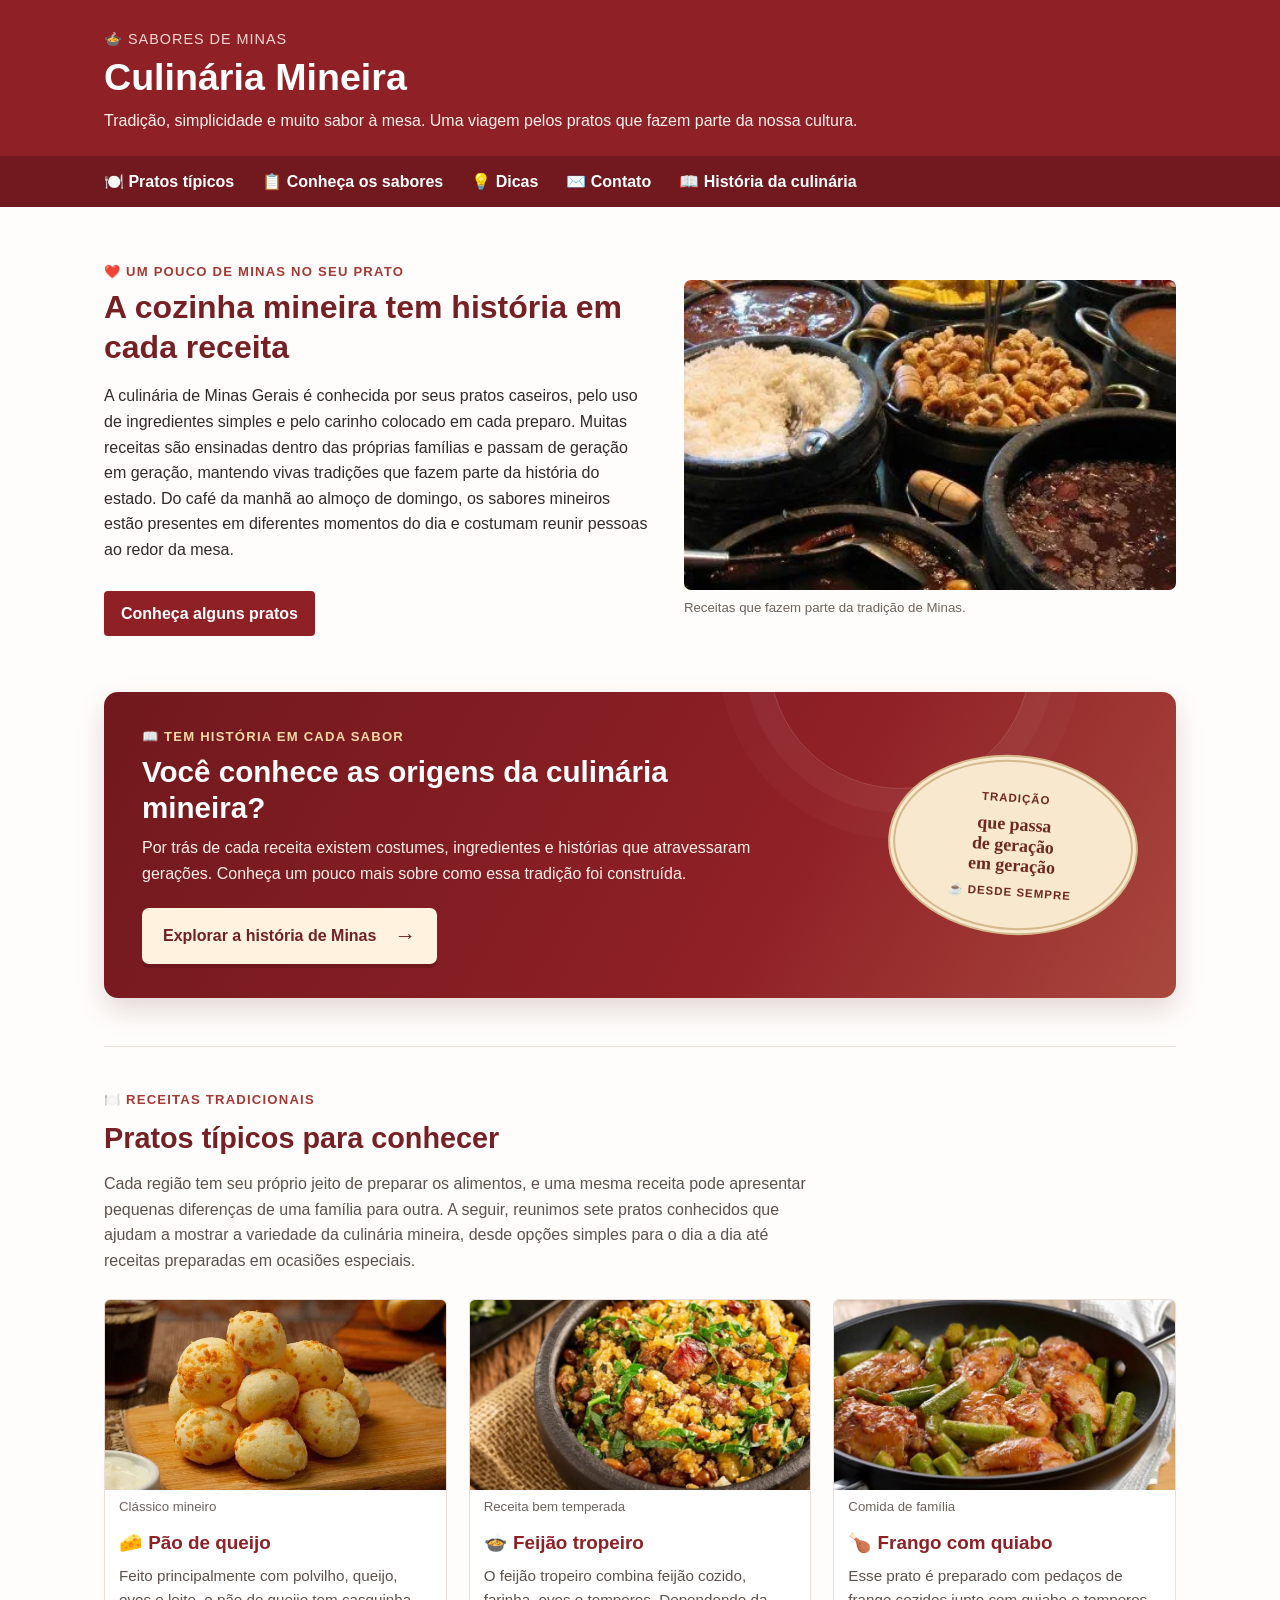
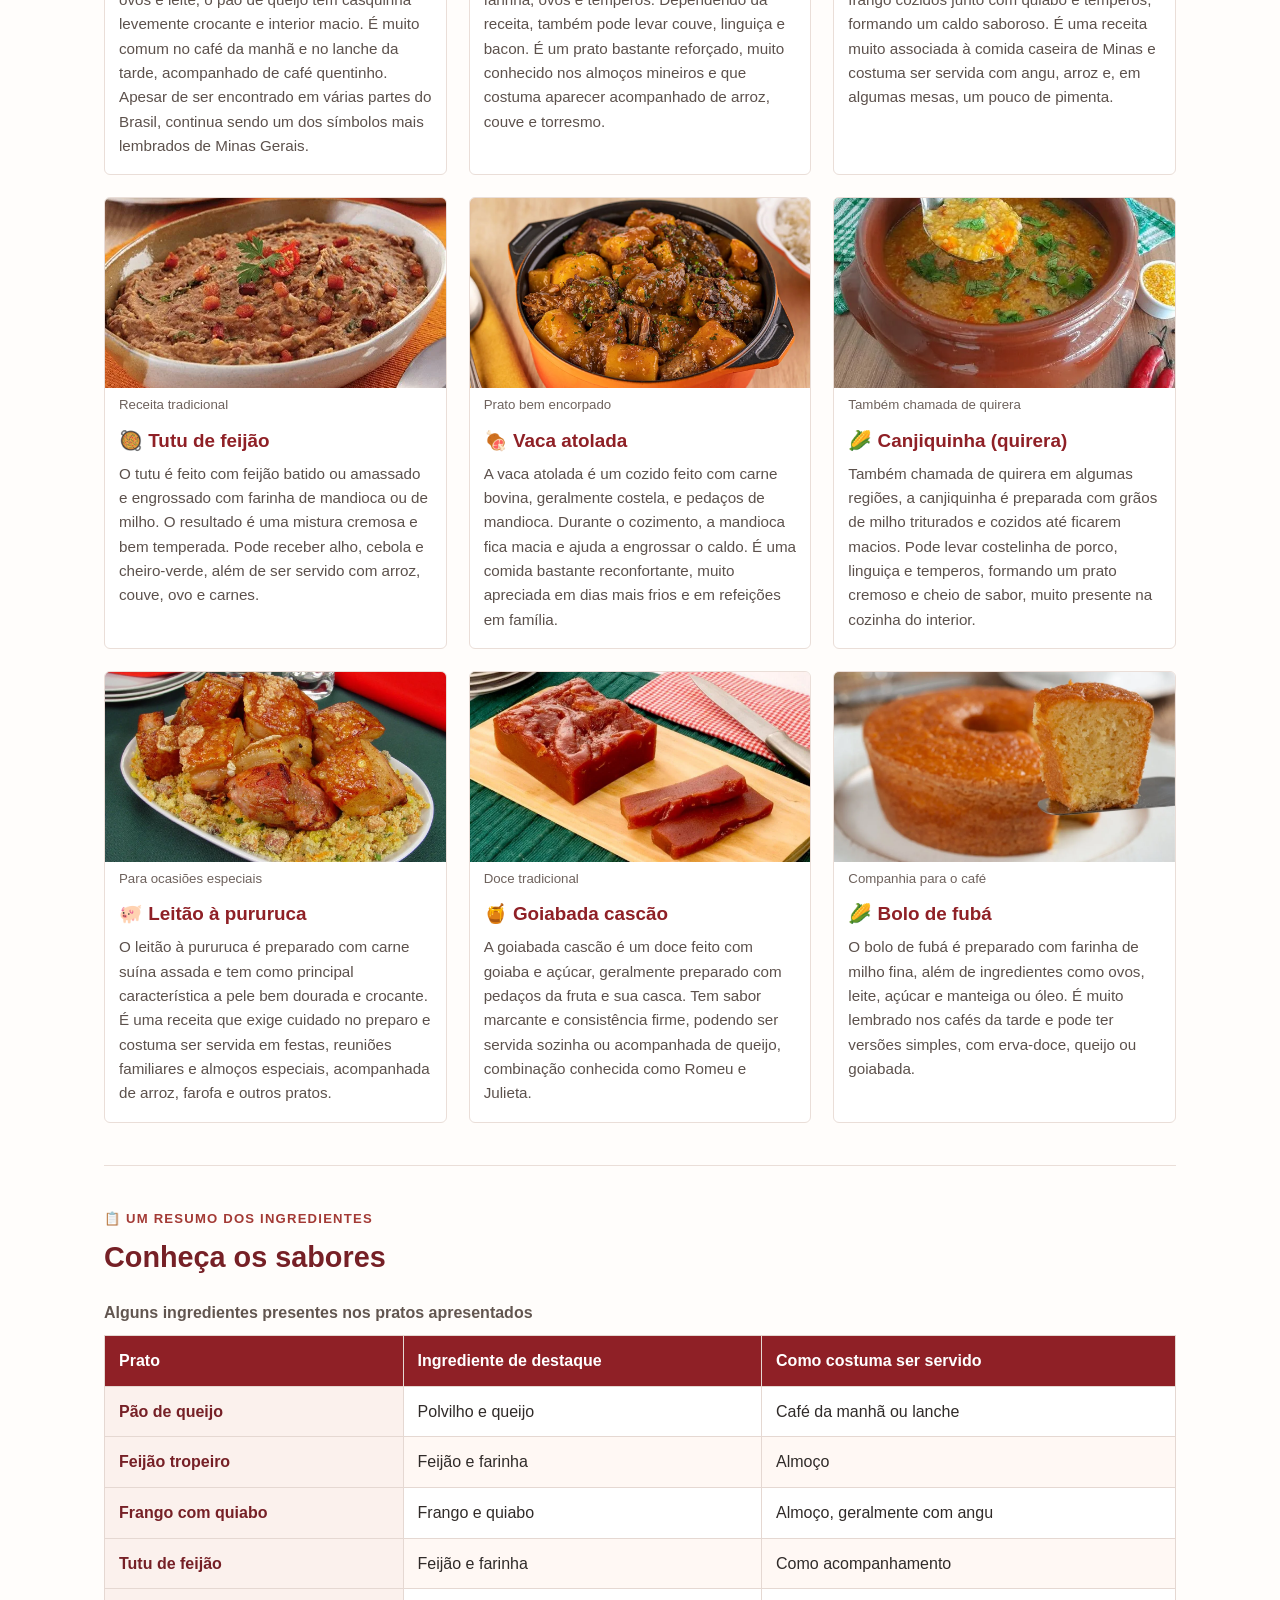
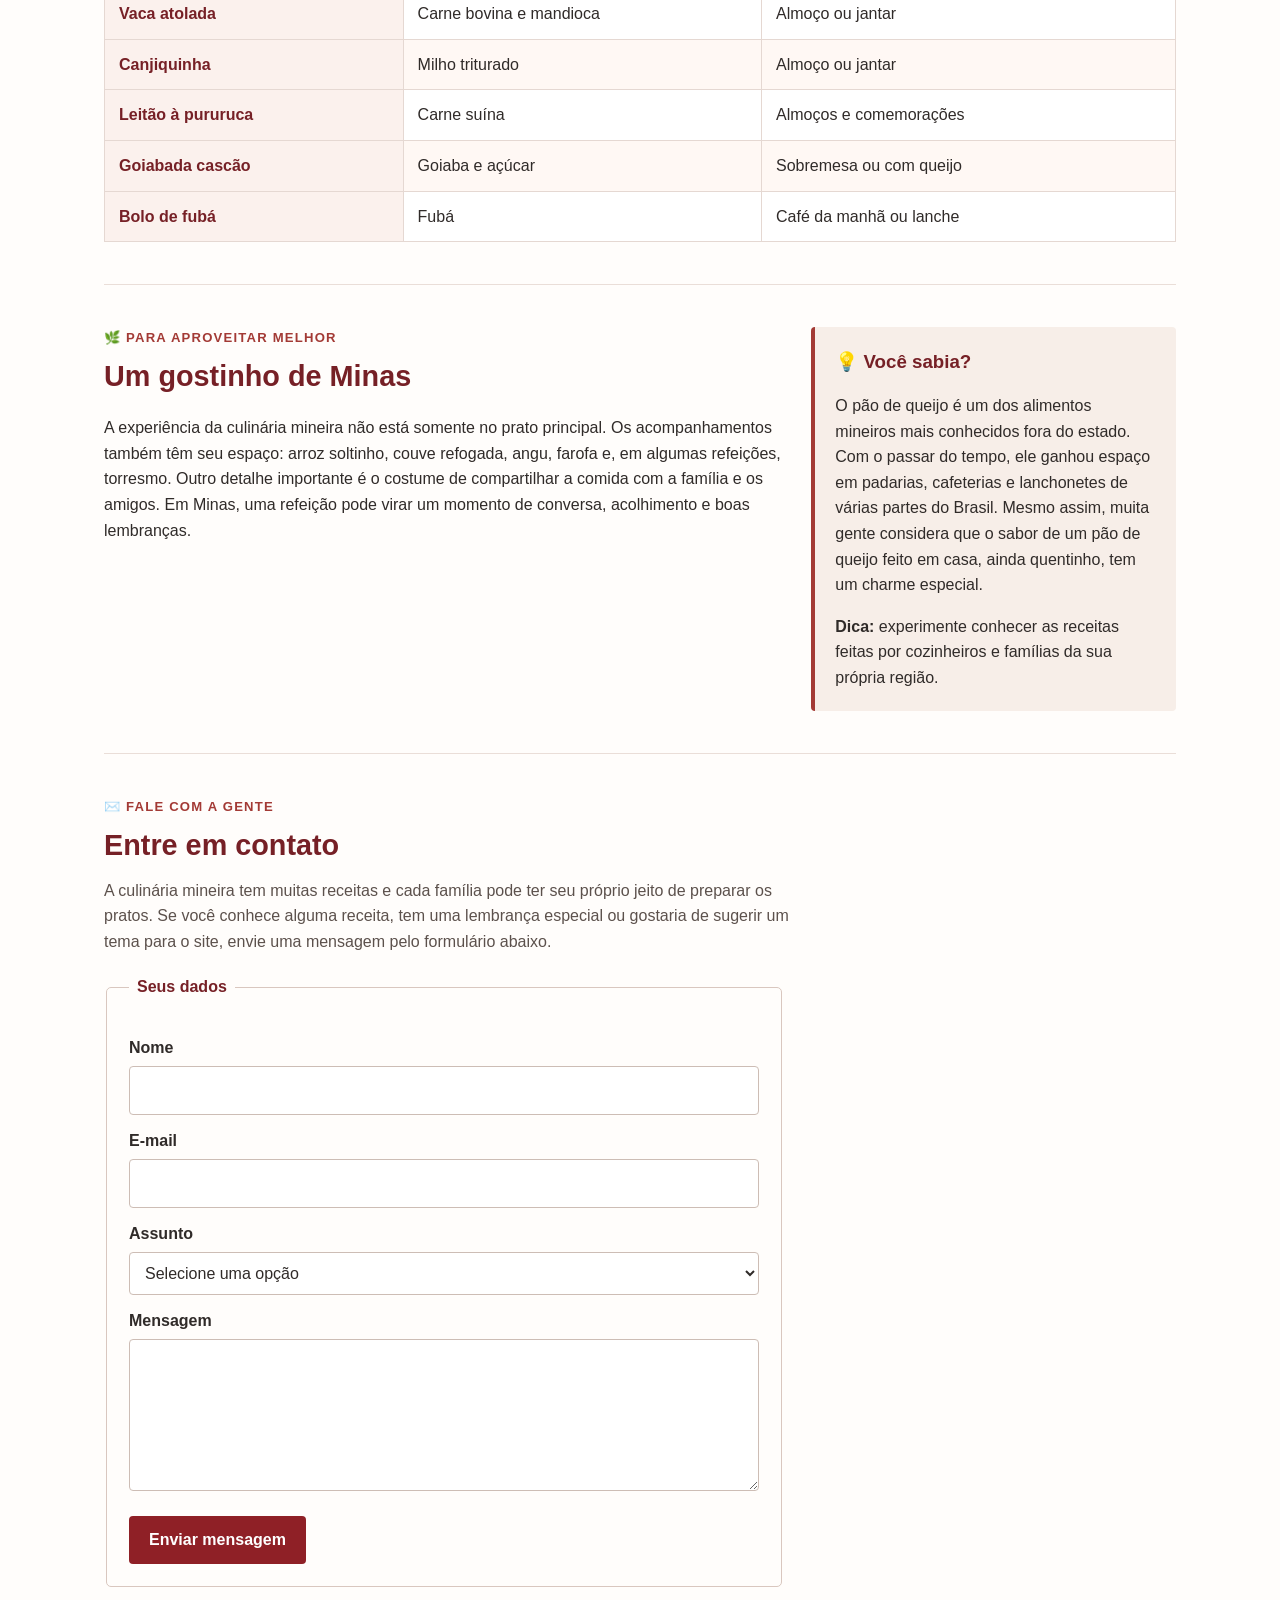
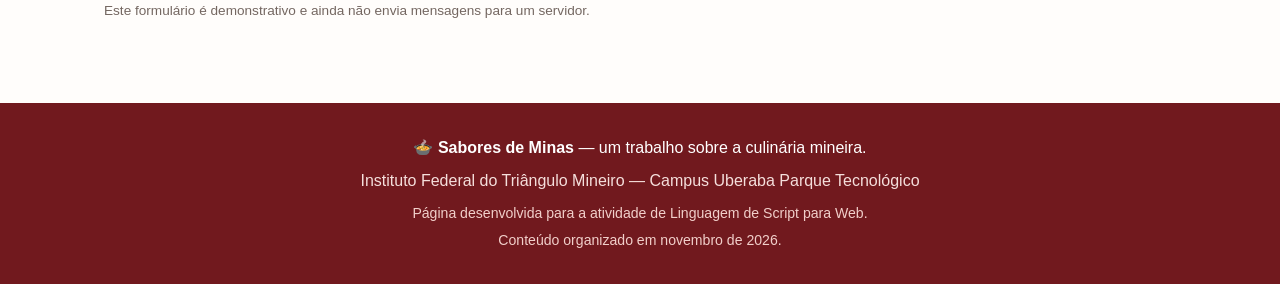
<file: index.html>
<!DOCTYPE html>
<html lang="pt-BR">
<head>
    <meta charset="UTF-8">
    <meta name="viewport" content="width=device-width, initial-scale=1.0">
    <title>Culinária Mineira: pratos típicos e receitas | Sabores de Minas</title>
    <meta name="description" content="Descubra a culinária mineira, pratos típicos e receitas tradicionais de Minas Gerais, com ingredientes, curiosidades e sabores que passam de geração em geração.">
    <link rel="canonical" href="https://speedlx.github.io/saboresdeminas/">
    <link rel="icon" type="image/svg+xml" href="favicon.svg">

    <meta property="og:type" content="website">
    <meta property="og:locale" content="pt_BR">
    <meta property="og:site_name" content="Sabores de Minas">
    <meta property="og:title" content="Culinária Mineira: pratos típicos e receitas | Sabores de Minas">
    <meta property="og:description" content="Conheça pratos típicos, receitas tradicionais e curiosidades sobre os sabores de Minas Gerais.">
    <meta property="og:url" content="https://speedlx.github.io/saboresdeminas/">
    <meta property="og:image" content="https://speedlx.github.io/saboresdeminas/imagens/og-sabores-de-minas.jpg">
    <meta property="og:image:width" content="1200">
    <meta property="og:image:height" content="630">
    <meta property="og:image:alt" content="Imagem de divulgação do site Sabores de Minas">
    <meta name="twitter:card" content="summary_large_image">

    <script type="application/ld+json">
    {
        "@context": "https://schema.org",
        "@type": "WebSite",
        "name": "Sabores de Minas",
        "url": "https://speedlx.github.io/saboresdeminas/",
        "description": "Site informativo sobre a culinária mineira, seus pratos típicos e receitas tradicionais.",
        "inLanguage": "pt-BR",
        "publisher": {
            "@type": "Organization",
            "name": "Sabores de Minas"
        }
    }
    </script>

    <link rel="stylesheet" href="style.css">
</head>
<body>
    <a class="pular" href="#conteudo">Pular para o conteúdo</a>

    <header class="topo">
        <div class="topo-conteudo">
            <p class="marca">🍲 Sabores de Minas</p>
            <h1>Culinária Mineira</h1>
            <p class="subtitulo">Tradição, simplicidade e muito sabor à mesa. Uma viagem pelos pratos que fazem parte da nossa cultura.</p>
        </div>
        <nav aria-label="Navegação principal">
            <ul>
                <li><a href="#pratos">🍽️ Pratos típicos</a></li>
                <li><a href="#conheca">📋 Conheça os sabores</a></li>
                <li><a href="#dicas">💡 Dicas</a></li>
                <li><a href="#contato">✉️ Contato</a></li>
                <li><a href="historia.html">📖 História da culinária</a></li>
            </ul>
        </nav>
    </header>

    <main id="conteudo">
        <section class="apresentacao" aria-labelledby="titulo-apresentacao">
            <div>
                <p class="chamada">❤️ Um pouco de Minas no seu prato</p>
                <h2 id="titulo-apresentacao">A cozinha mineira tem história em cada receita</h2>
                <p>
                    A culinária de Minas Gerais é conhecida por seus pratos caseiros,
                    pelo uso de ingredientes simples e pelo carinho colocado em cada preparo.
                    Muitas receitas são ensinadas dentro das próprias famílias e passam de
                    geração em geração, mantendo vivas tradições que fazem parte da história
                    do estado. Do café da manhã ao almoço de domingo, os sabores mineiros
                    estão presentes em diferentes momentos do dia e costumam reunir pessoas
                    ao redor da mesa.
                </p>
                <a class="link-destaque" href="#pratos">Conheça alguns pratos</a>
            </div>
            <figure class="foto-abertura">
                <img fetchpriority="high" src="imagens/mesa-mineira.webp"
                     alt="Mesa com diferentes pratos tradicionais da culinária mineira"
                     width="600" height="420">
                <figcaption>Receitas que fazem parte da tradição de Minas.</figcaption>
            </figure>
        </section>

        <section class="convite-historia" aria-labelledby="titulo-convite-historia">
            <div class="convite-texto">
                <p class="chamada">📖 Tem história em cada sabor</p>
                <h2 id="titulo-convite-historia">Você conhece as origens da culinária mineira?</h2>
                <p>Por trás de cada receita existem costumes, ingredientes e histórias que atravessaram gerações. Conheça um pouco mais sobre como essa tradição foi construída.</p>
                <a class="botao-historia" href="historia.html">
                    Explorar a história de Minas <span aria-hidden="true">→</span>
                </a>
            </div>
            <div class="convite-selo" aria-hidden="true">
                <span>Tradição</span>
                <strong>que passa<br>de geração<br>em geração</strong>
                <span>☕ Desde sempre</span>
            </div>
        </section>

        <section id="pratos" class="secao" aria-labelledby="titulo-pratos">
            <p class="chamada">🍽️ Receitas tradicionais</p>
            <h2 id="titulo-pratos">Pratos típicos para conhecer</h2>
            <p class="introducao">
                Cada região tem seu próprio jeito de preparar os alimentos, e uma mesma receita pode apresentar pequenas diferenças de uma família para outra. A seguir, reunimos sete pratos conhecidos que ajudam a mostrar a variedade da culinária mineira, desde opções simples para o dia a dia até receitas preparadas em ocasiões especiais.
            </p>

            <div class="grade-pratos">
                <article class="prato">
                    <figure>
                        <img loading="lazy" decoding="async" src="imagens/pao-de-queijo.webp"
                             alt="Pães de queijo dourados servidos em um prato"
                             width="400" height="280">
                        <figcaption>Clássico mineiro</figcaption>
                    </figure>
                    <div class="texto-prato">
                        <h3>🧀 Pão de queijo</h3>
                        <p>Feito principalmente com polvilho, queijo, ovos e leite, o pão de queijo tem casquinha levemente crocante e interior macio. É muito comum no café da manhã e no lanche da tarde, acompanhado de café quentinho. Apesar de ser encontrado em várias partes do Brasil, continua sendo um dos símbolos mais lembrados de Minas Gerais.</p>
                    </div>
                </article>

                <article class="prato">
                    <figure>
                        <img loading="lazy" decoding="async" src="imagens/feijao-tropeiro.webp"
                             alt="Porção de feijão tropeiro com farinha, ovos e couve"
                             width="400" height="280">
                        <figcaption>Receita bem temperada</figcaption>
                    </figure>
                    <div class="texto-prato">
                        <h3>🍲 Feijão tropeiro</h3>
                        <p>O feijão tropeiro combina feijão cozido, farinha, ovos e temperos. Dependendo da receita, também pode levar couve, linguiça e bacon. É um prato bastante reforçado, muito conhecido nos almoços mineiros e que costuma aparecer acompanhado de arroz, couve e torresmo.</p>
                    </div>
                </article>

                <article class="prato">
                    <figure>
                        <img loading="lazy" decoding="async" src="imagens/frango-com-quiabo.webp"
                             alt="Frango ensopado com quiabo servido em uma travessa"
                             width="400" height="280">
                        <figcaption>Comida de família</figcaption>
                    </figure>
                    <div class="texto-prato">
                        <h3>🍗 Frango com quiabo</h3>
                        <p>Esse prato é preparado com pedaços de frango cozidos junto com quiabo e temperos, formando um caldo saboroso. É uma receita muito associada à comida caseira de Minas e costuma ser servida com angu, arroz e, em algumas mesas, um pouco de pimenta.</p>
                    </div>
                </article>

                <article class="prato">
                    <figure>
                        <img loading="lazy" decoding="async" src="imagens/tutu-de-feijao.webp"
                             alt="Tutu de feijão cremoso acompanhado de couve e ovo"
                             width="400" height="280">
                        <figcaption>Receita tradicional</figcaption>
                    </figure>
                    <div class="texto-prato">
                        <h3>🥘 Tutu de feijão</h3>
                        <p>O tutu é feito com feijão batido ou amassado e engrossado com farinha de mandioca ou de milho. O resultado é uma mistura cremosa e bem temperada. Pode receber alho, cebola e cheiro-verde, além de ser servido com arroz, couve, ovo e carnes.</p>
                    </div>
                </article>

                <article class="prato">
                    <figure>
                        <img loading="lazy" decoding="async" src="imagens/vaca-atolada.webp"
                             alt="Vaca atolada com pedaços de mandioca e carne bovina"
                             width="400" height="280">
                        <figcaption>Prato bem encorpado</figcaption>
                    </figure>
                    <div class="texto-prato">
                        <h3>🍖 Vaca atolada</h3>
                        <p>A vaca atolada é um cozido feito com carne bovina, geralmente costela, e pedaços de mandioca. Durante o cozimento, a mandioca fica macia e ajuda a engrossar o caldo. É uma comida bastante reconfortante, muito apreciada em dias mais frios e em refeições em família.</p>
                    </div>
                </article>

                <article class="prato">
                    <figure>
                        <img loading="lazy" decoding="async" src="imagens/canjiquinha-quirera.webp"
                             alt="Canjiquinha de milho cozida com temperos e pedaços de carne"
                             width="400" height="280">
                        <figcaption>Também chamada de quirera</figcaption>
                    </figure>
                    <div class="texto-prato">
                        <h3>🌽 Canjiquinha (quirera)</h3>
                        <p>Também chamada de quirera em algumas regiões, a canjiquinha é preparada com grãos de milho triturados e cozidos até ficarem macios. Pode levar costelinha de porco, linguiça e temperos, formando um prato cremoso e cheio de sabor, muito presente na cozinha do interior.</p>
                    </div>
                </article>

                <article class="prato">
                    <figure>
                        <img loading="lazy" decoding="async" src="imagens/leitao-a-pururuca.webp"
                             alt="Leitão assado com pele dourada e crocante à pururuca"
                             width="400" height="280">
                        <figcaption>Para ocasiões especiais</figcaption>
                    </figure>
                    <div class="texto-prato">
                        <h3>🐖 Leitão à pururuca</h3>
                        <p>O leitão à pururuca é preparado com carne suína assada e tem como principal característica a pele bem dourada e crocante. É uma receita que exige cuidado no preparo e costuma ser servida em festas, reuniões familiares e almoços especiais, acompanhada de arroz, farofa e outros pratos.</p>
                    </div>
                </article>

                <article class="prato">
                    <figure>
                        <img loading="lazy" decoding="async" src="imagens/goiabada-cascao.webp"
                            alt="Pedaços de goiabada cascão servidos em um prato"
                            width="400" height="280">
                        <figcaption>Doce tradicional</figcaption>
                    </figure>
                    <div class="texto-prato">
                        <h3>🍯 Goiabada cascão</h3>
                        <p>A goiabada cascão é um doce feito com goiaba e açúcar, geralmente preparado com pedaços da fruta e sua casca. Tem sabor marcante e consistência firme, podendo ser servida sozinha ou acompanhada de queijo, combinação conhecida como Romeu e Julieta.</p>
                    </div>
                </article>

                <article class="prato">
                    <figure>
                        <img loading="lazy" decoding="async" src="imagens/bolo-de-fuba.webp"
                            alt="Bolo de fubá caseiro cortado em fatias sobre uma mesa"
                            width="400" height="280">
                        <figcaption>Companhia para o café</figcaption>
                    </figure>
                    <div class="texto-prato">
                        <h3>🌽 Bolo de fubá</h3>
                        <p>O bolo de fubá é preparado com farinha de milho fina, além de ingredientes como ovos, leite, açúcar e manteiga ou óleo. É muito lembrado nos cafés da tarde e pode ter versões simples, com erva-doce, queijo ou goiabada.</p>
                    </div>
                </article>
            </div>
        </section>

        <section id="conheca" class="secao" aria-labelledby="titulo-tabela">
            <p class="chamada">📋 Um resumo dos ingredientes</p>
            <h2 id="titulo-tabela">Conheça os sabores</h2>
            <div class="tabela-rolagem">
                <table>
                    <caption>Alguns ingredientes presentes nos pratos apresentados</caption>
                    <thead>
                        <tr>
                            <th scope="col">Prato</th>
                            <th scope="col">Ingrediente de destaque</th>
                            <th scope="col">Como costuma ser servido</th>
                        </tr>
                    </thead>
                    <tbody>
                        <tr>
                            <th scope="row">Pão de queijo</th>
                            <td>Polvilho e queijo</td>
                            <td>Café da manhã ou lanche</td>
                        </tr>
                        <tr>
                            <th scope="row">Feijão tropeiro</th>
                            <td>Feijão e farinha</td>
                            <td>Almoço</td>
                        </tr>
                        <tr>
                            <th scope="row">Frango com quiabo</th>
                            <td>Frango e quiabo</td>
                            <td>Almoço, geralmente com angu</td>
                        </tr>
                        <tr>
                            <th scope="row">Tutu de feijão</th>
                            <td>Feijão e farinha</td>
                            <td>Como acompanhamento</td>
                        </tr>
                        <tr>
                            <th scope="row">Vaca atolada</th>
                            <td>Carne bovina e mandioca</td>
                            <td>Almoço ou jantar</td>
                        </tr>
                        <tr>
                            <th scope="row">Canjiquinha</th>
                            <td>Milho triturado</td>
                            <td>Almoço ou jantar</td>
                        </tr>
                        <tr>
                            <th scope="row">Leitão à pururuca</th>
                            <td>Carne suína</td>
                            <td>Almoços e comemorações</td>
                        </tr>
                        <tr>
                            <th scope="row">Goiabada cascão</th>
                            <td>Goiaba e açúcar</td>
                            <td>Sobremesa ou com queijo</td>
                        </tr>
                        <tr>
                            <th scope="row">Bolo de fubá</th>
                            <td>Fubá</td>
                            <td>Café da manhã ou lanche</td>
                        </tr>
                    </tbody>
                </table>
            </div>
        </section>

        <section id="dicas" class="secao dicas" aria-labelledby="titulo-dicas">
            <div>
                <p class="chamada">🌿 Para aproveitar melhor</p>
                <h2 id="titulo-dicas">Um gostinho de Minas</h2>
                <p>
                    A experiência da culinária mineira não está somente no prato principal.
                    Os acompanhamentos também têm seu espaço: arroz soltinho, couve refogada,
                    angu, farofa e, em algumas refeições, torresmo. Outro detalhe importante
                    é o costume de compartilhar a comida com a família e os amigos. Em Minas,
                    uma refeição pode virar um momento de conversa, acolhimento e boas lembranças.
                </p>
            </div>
            <aside aria-labelledby="titulo-curiosidade">
                <h3 id="titulo-curiosidade">💡 Você sabia?</h3>
                <p>
                    O pão de queijo é um dos alimentos mineiros mais conhecidos
                    fora do estado. Com o passar do tempo, ele ganhou espaço em
                    padarias, cafeterias e lanchonetes de várias partes do Brasil.
                    Mesmo assim, muita gente considera que o sabor de um pão de queijo
                    feito em casa, ainda quentinho, tem um charme especial.
                </p>
                <p><strong>Dica:</strong> experimente conhecer as receitas feitas
                por cozinheiros e famílias da sua própria região.</p>
            </aside>
        </section>

        <section id="contato" class="secao" aria-labelledby="titulo-contato">
            <p class="chamada">✉️ Fale com a gente</p>
            <h2 id="titulo-contato">Entre em contato</h2>
            <p class="introducao">A culinária mineira tem muitas receitas e cada família pode ter seu próprio jeito de preparar os pratos. Se você conhece alguma receita, tem uma lembrança especial ou gostaria de sugerir um tema para o site, envie uma mensagem pelo formulário abaixo.</p>

            <form action="#" method="post">
                <fieldset>
                    <legend>Seus dados</legend>

                    <label for="nome">Nome</label>
                    <input type="text" id="nome" name="nome" autocomplete="name" required>

                    <label for="email">E-mail</label>
                    <input type="email" id="email" name="email" autocomplete="email" required>

                    <label for="assunto">Assunto</label>
                    <select id="assunto" name="assunto">
                        <option value="">Selecione uma opção</option>
                        <option value="sugestao">Sugestão de receita</option>
                        <option value="duvida">Dúvida</option>
                        <option value="outro">Outro assunto</option>
                    </select>

                    <label for="mensagem">Mensagem</label>
                    <textarea id="mensagem" name="mensagem" rows="5" required></textarea>

                    <button type="submit">Enviar mensagem</button>
                </fieldset>
            </form>
            <p class="aviso-formulario">Este formulário é demonstrativo e ainda não envia mensagens para um servidor.</p>
        </section>
    </main>

    <footer class="rodape">
        <p><strong>🍲 Sabores de Minas</strong> — um trabalho sobre a culinária mineira.</p>
        <address>
            Instituto Federal do Triângulo Mineiro — Campus Uberaba Parque Tecnológico
        </address>
        <p class="creditos">Página desenvolvida para a atividade de Linguagem de Script para Web.</p>
        <p class="data-atualizacao">Conteúdo organizado em <time datetime="2026-11-16">novembro de 2026</time>.</p>
    </footer>
</body>
</html>
</file>
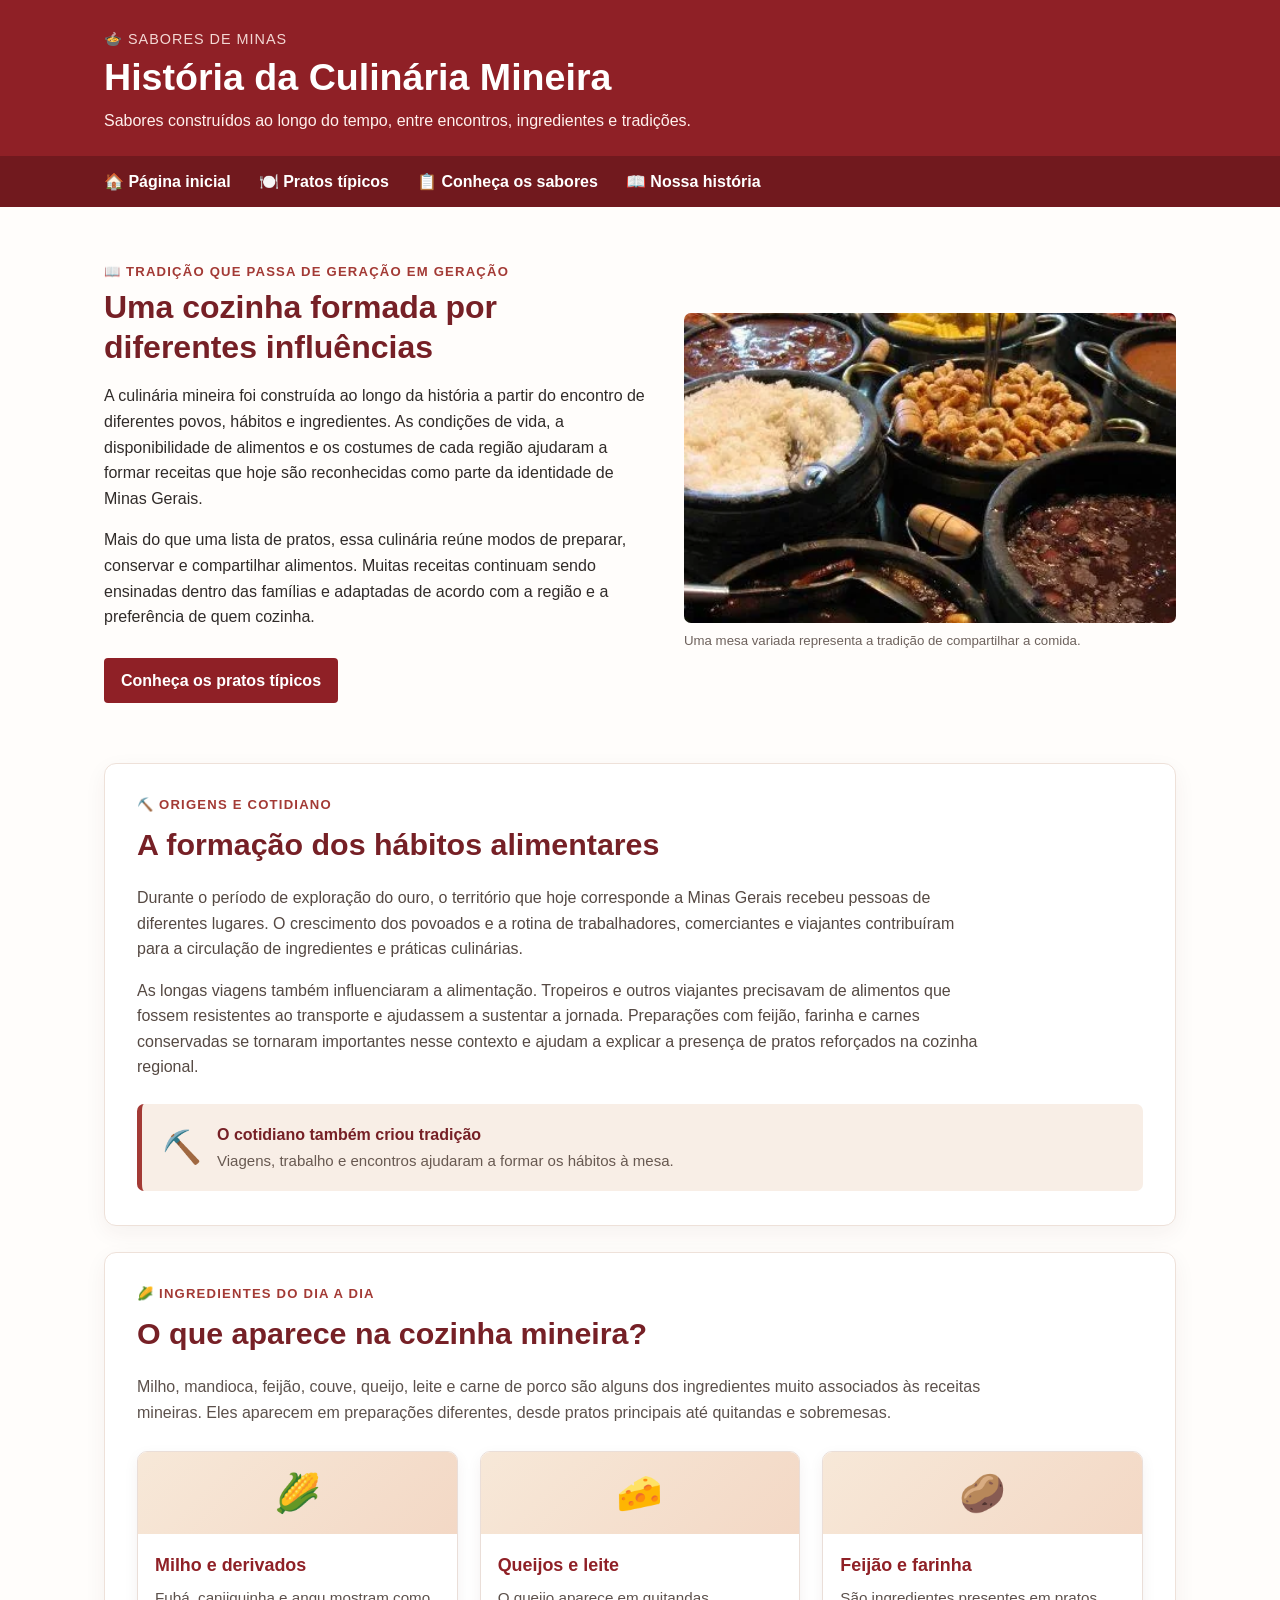
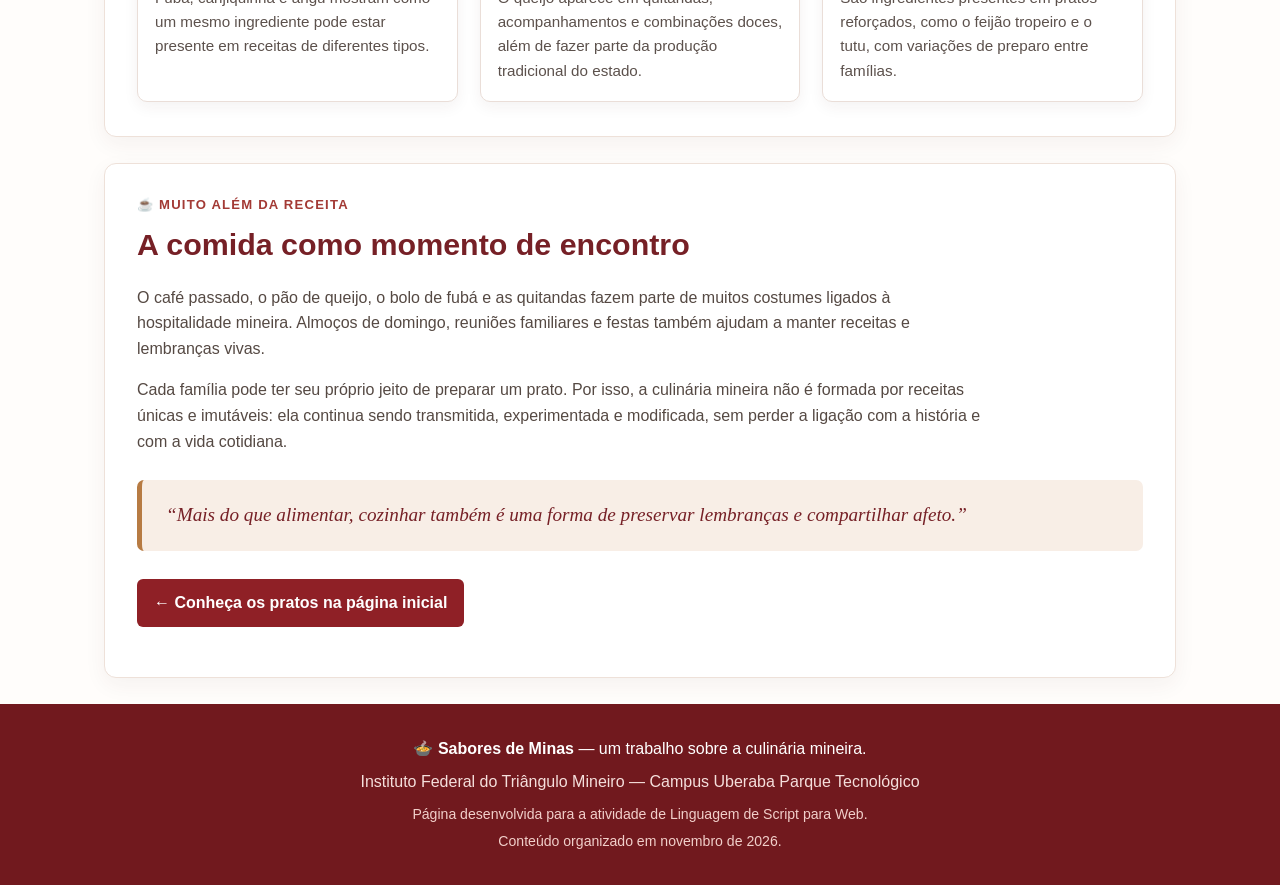
<file: historia.html>
<!DOCTYPE html>
<html lang="pt-BR">
<head>
    <meta charset="UTF-8">
    <meta name="viewport" content="width=device-width, initial-scale=1.0">
    <title>História da Culinária Mineira e suas Origens | Sabores de Minas</title>
    <meta name="description" content="Conheça a história da culinária mineira, a origem da comida de Minas Gerais, seus ingredientes e tradições gastronômicas transmitidas entre gerações.">
    <link rel="canonical" href="https://speedlx.github.io/saboresdeminas/historia.html">
    <link rel="icon" type="image/svg+xml" href="favicon.svg">

    <meta property="og:type" content="article">
    <meta property="og:locale" content="pt_BR">
    <meta property="og:site_name" content="Sabores de Minas">
    <meta property="og:title" content="História da Culinária Mineira e suas Origens | Sabores de Minas">
    <meta property="og:description" content="Entenda as influências, os ingredientes e os costumes que formaram a culinária de Minas Gerais.">
    <meta property="og:url" content="https://speedlx.github.io/saboresdeminas/historia.html">
    <meta property="og:image" content="https://speedlx.github.io/saboresdeminas/imagens/og-sabores-de-minas.jpg">
    <meta property="og:image:width" content="1200">
    <meta property="og:image:height" content="630">
    <meta property="og:image:alt" content="Imagem de divulgação do site Sabores de Minas">
    <meta name="twitter:card" content="summary_large_image">

    <script type="application/ld+json">
    {
        "@context": "https://schema.org",
        "@type": "Article",
        "headline": "História da culinária mineira",
        "description": "Um panorama das influências, dos ingredientes e dos costumes da culinária de Minas Gerais.",
        "mainEntityOfPage": {
            "@type": "WebPage",
            "@id": "https://speedlx.github.io/saboresdeminas/historia.html"
        },
        "author": {
            "@type": "Organization",
            "name": "Sabores de Minas"
        },
        "publisher": {
            "@type": "Organization",
            "name": "Sabores de Minas"
        },
        "inLanguage": "pt-BR",
        "about": {
            "@type": "Thing",
            "name": "História da culinária mineira"
        }
    }
    </script>

    <link rel="stylesheet" href="style.css">
</head>

<body>

    <a class="pular" href="#conteudo">Pular para o conteúdo</a>

    <header class="topo">
        <div class="topo-conteudo">
            <p class="marca">🍲 Sabores de Minas</p>

            <h1>História da Culinária Mineira</h1>

            <p class="subtitulo">
                Sabores construídos ao longo do tempo, entre encontros,
                ingredientes e tradições.
            </p>
        </div>

        <nav aria-label="Navegação principal">
            <ul>
                <li><a href="index.html">🏠 Página inicial</a></li>
                <li><a href="index.html#pratos">🍽️ Pratos típicos</a></li>
                <li><a href="index.html#conheca">📋 Conheça os sabores</a></li>
                <li><a href="historia.html" aria-current="page">📖 Nossa história</a></li>
            </ul>
        </nav>
    </header>

    <main id="conteudo">

        <section class="apresentacao" aria-labelledby="titulo-apresentacao">
            <div>
                <p class="chamada">📖 Tradição que passa de geração em geração</p>

                <h2 id="titulo-apresentacao">
                    Uma cozinha formada por diferentes influências
                </h2>

                <p>
                    A culinária mineira foi construída ao longo da história
                    a partir do encontro de diferentes povos, hábitos e
                    ingredientes. As condições de vida, a disponibilidade
                    de alimentos e os costumes de cada região ajudaram a
                    formar receitas que hoje são reconhecidas como parte
                    da identidade de Minas Gerais.
                </p>

                <p>
                    Mais do que uma lista de pratos, essa culinária reúne
                    modos de preparar, conservar e compartilhar alimentos.
                    Muitas receitas continuam sendo ensinadas dentro das
                    famílias e adaptadas de acordo com a região e a
                    preferência de quem cozinha.
                </p>

                <a class="link-destaque" href="index.html#pratos">
                    Conheça os pratos típicos
                </a>
            </div>

            <figure class="foto-abertura">
                <img fetchpriority="high"
                    src="imagens/mesa-mineira.webp"
                    alt="Mesa com diferentes pratos tradicionais da culinária mineira"
                    width="600"
                    height="420"
                >
                <figcaption>
                    Uma mesa variada representa a tradição de compartilhar a comida.
                </figcaption>
            </figure>
        </section>

        <section class="secao historia-conteudo bloco-historia" aria-labelledby="titulo-origens">

            <p class="chamada">⛏️ Origens e cotidiano</p>

            <h2 id="titulo-origens">A formação dos hábitos alimentares</h2>

            <div class="texto-historia-longo">
                <p>
                    Durante o período de exploração do ouro, o território que
                    hoje corresponde a Minas Gerais recebeu pessoas de
                    diferentes lugares. O crescimento dos povoados e a rotina
                    de trabalhadores, comerciantes e viajantes contribuíram
                    para a circulação de ingredientes e práticas culinárias.
                </p>

                <p>
                    As longas viagens também influenciaram a alimentação.
                    Tropeiros e outros viajantes precisavam de alimentos que
                    fossem resistentes ao transporte e ajudassem a sustentar
                    a jornada. Preparações com feijão, farinha e carnes
                    conservadas se tornaram importantes nesse contexto e
                    ajudam a explicar a presença de pratos reforçados na
                    cozinha regional.
                </p>
            </div>
            <div class="destaque-historia">
                <span class="destaque-icone" aria-hidden="true">⛏️</span>
                <strong>O cotidiano também criou tradição</strong>
                <span>Viagens, trabalho e encontros ajudaram a formar os hábitos à mesa.</span>
            </div>

        </section>

        <section class="secao historia-conteudo bloco-historia ingredientes-historia" aria-labelledby="titulo-ingredientes">

            <p class="chamada">🌽 Ingredientes do dia a dia</p>

            <h2 id="titulo-ingredientes">O que aparece na cozinha mineira?</h2>

            <p>
                Milho, mandioca, feijão, couve, queijo, leite e carne de
                porco são alguns dos ingredientes muito associados às
                receitas mineiras. Eles aparecem em preparações diferentes,
                desde pratos principais até quitandas e sobremesas.
            </p>

            <div class="grade-pratos cards-ingredientes">

                <article class="prato">
                    <div class="icone-ingrediente" aria-hidden="true">🌽</div>
                    <div class="texto-prato">
                        <h3>Milho e derivados</h3>
                        <p>
                            Fubá, canjiquinha e angu mostram como um mesmo
                            ingrediente pode estar presente em receitas
                            de diferentes tipos.
                        </p>
                    </div>
                </article>

                <article class="prato">
                    <div class="icone-ingrediente" aria-hidden="true">🧀</div>
                    <div class="texto-prato">
                        <h3>Queijos e leite</h3>
                        <p>
                            O queijo aparece em quitandas, acompanhamentos
                            e combinações doces, além de fazer parte da
                            produção tradicional do estado.
                        </p>
                    </div>
                </article>

                <article class="prato">
                    <div class="icone-ingrediente" aria-hidden="true">🥔</div>
                    <div class="texto-prato">
                        <h3>Feijão e farinha</h3>
                        <p>
                            São ingredientes presentes em pratos reforçados,
                            como o feijão tropeiro e o tutu, com variações
                            de preparo entre famílias.
                        </p>
                    </div>
                </article>

            </div>
        </section>

        <section class="secao historia-conteudo bloco-historia costumes-historia" aria-labelledby="titulo-costumes">

            <p class="chamada">☕ Muito além da receita</p>

            <h2 id="titulo-costumes">A comida como momento de encontro</h2>

            <div class="texto-historia-longo">
                <p>
                    O café passado, o pão de queijo, o bolo de fubá e as
                    quitandas fazem parte de muitos costumes ligados à
                    hospitalidade mineira. Almoços de domingo, reuniões
                    familiares e festas também ajudam a manter receitas
                    e lembranças vivas.
                </p>

                <p>
                    Cada família pode ter seu próprio jeito de preparar um
                    prato. Por isso, a culinária mineira não é formada por
                    receitas únicas e imutáveis: ela continua sendo
                    transmitida, experimentada e modificada, sem perder
                    a ligação com a história e com a vida cotidiana.
                </p>
            </div>
            <blockquote class="frase-tradicao">
                “Mais do que alimentar, cozinhar também é uma forma de preservar lembranças e compartilhar afeto.”
            </blockquote>

            <p class="voltar-inicio">
                <a href="index.html">
                    ← Conheça os pratos na página inicial
                </a>
            </p>

        </section>

    </main>

    <footer class="rodape">
        <p>
            <strong>🍲 Sabores de Minas</strong> —
            um trabalho sobre a culinária mineira.
        </p>

        <address>
            Instituto Federal do Triângulo Mineiro —
            Campus Uberaba Parque Tecnológico
        </address>

        <p class="creditos">
            Página desenvolvida para a atividade de Linguagem de Script para Web.
        </p>

        <p class="data-atualizacao">
            Conteúdo organizado em
            <time datetime="2026-11-24">novembro de 2026</time>.
        </p>
    </footer>

</body>
</html>
</file>
<file: style.css>
/* Geraaais */
* {
    box-sizing: border-box;
}

html {
    scroll-behavior: smooth;
}

body {
    margin: 0;
    font-family: Arial, Helvetica, sans-serif;
    color: #302b29;
    background-color: #fffdfb;
    line-height: 1.6;
}

img {
    max-width: 100%;
    height: auto;
    display: block;
}

a {
    color: #8f2026;
}

a:focus-visible,
button:focus-visible,
input:focus-visible,
select:focus-visible,
textarea:focus-visible {
    outline: 3px solid #d99a43;
    outline-offset: 3px;
}

.pular {
    position: absolute;
    left: -9999px;
    top: 10px;
    background: #fff;
    color: #8f2026;
    padding: 10px 14px;
    z-index: 10;
}

.pular:focus {
    left: 10px;
}

/* Para a navegação hehe */
.topo {
    background: #8f2026;
    color: #fff;
}

.topo-conteudo {
    max-width: 1120px;
    margin: 0 auto;
    padding: 28px 24px 22px;
}

.marca {
    margin: 0 0 4px;
    color: #f3d8d4;
    font-size: 0.9rem;
    letter-spacing: 1px;
    text-transform: uppercase;
}

h1 {
    margin: 0;
    font-size: 2.35rem;
    line-height: 1.2;
}

.subtitulo {
    margin: 8px 0 0;
    color: #fff0ed;
}

nav {
    background: #71191e;
}

nav ul {
    max-width: 1120px;
    margin: 0 auto;
    padding: 0 24px;
    list-style: none;
    display: flex;
    flex-wrap: wrap;
    gap: 8px 28px;
}

nav a {
    display: block;
    padding: 13px 0;
    color: #fff;
    text-decoration: none;
    font-weight: bold;
}

nav a:hover {
    color: #f4d7a7;
    text-decoration: underline;
}

/* Conteudos do sitee */
main {
    max-width: 1120px;
    margin: 0 auto;
    padding: 0 24px;
}

.apresentacao {
    display: grid;
    grid-template-columns: 1.05fr 0.95fr;
    gap: 36px;
    align-items: center;
    padding: 54px 0 48px;
}

.apresentacao h2 {
    margin: 5px 0 14px;
    color: #762026;
    font-size: 2rem;
    line-height: 1.25;
}

.apresentacao p {
    max-width: 570px;
}

.chamada {
    margin: 0;
    color: #a33a35;
    font-size: 0.82rem;
    font-weight: bold;
    letter-spacing: 1.2px;
    text-transform: uppercase;
}

.link-destaque {
    display: inline-block;
    margin-top: 12px;
    padding: 10px 17px;
    background: #8f2026;
    color: #fff;
    border-radius: 4px;
    text-decoration: none;
    font-weight: bold;
}

.link-destaque:hover {
    background: #71191e;
}

figure {
    margin: 0;
}

.foto-abertura img {
    width: 100%;
    height: 310px;
    object-fit: cover;
    border-radius: 7px;
}

figcaption {
    padding-top: 7px;
    color: #6e625d;
    font-size: 0.83rem;
}

.secao {
    padding: 42px 0;
    border-top: 1px solid #eaded8;
}

.secao h2 {
    margin: 5px 0 10px;
    color: #762026;
    font-size: 1.8rem;
}

.introducao {
    max-width: 720px;
    margin-top: 0;
    color: #5c514c;
}

/* Cards dos pratos */
.grade-pratos {
    display: grid;
    grid-template-columns: repeat(3, 1fr);
    gap: 22px;
    margin-top: 26px;
}

.prato {
    overflow: hidden;
    background: #fff;
    border: 1px solid #eaded8;
    border-radius: 6px;
}

.prato img {
    width: 100%;
    height: 190px;
    object-fit: cover;
}

.prato figcaption {
    padding: 6px 14px 0;
}

.texto-prato {
    padding: 8px 14px 16px;
}

.texto-prato h3 {
    margin: 2px 0 6px;
    color: #8f2026;
    font-size: 1.18rem;
}

.texto-prato p {
    margin: 0;
    color: #5c514c;
    font-size: 0.95rem;
}

/* Tabela de baixoo */
.tabela-rolagem {
    overflow-x: auto;
    margin-top: 20px;
}

table {
    width: 100%;
    border-collapse: collapse;
    background: #fff;
    text-align: left;
}

caption {
    padding: 0 0 10px;
    text-align: left;
    color: #625650;
    font-weight: bold;
}

th,
td {
    padding: 12px 14px;
    border: 1px solid #e5d8d2;
}

thead {
    background: #8f2026;
    color: #fff;
}

tbody th {
    color: #762026;
    background: #fbf1ed;
}

tbody tr:nth-child(even) td {
    background: #fff8f4;
}

/* Dicas e conteudo relacionado */
.dicas {
    display: grid;
    grid-template-columns: 1.3fr 0.7fr;
    gap: 30px;
    align-items: start;
}

.dicas aside {
    padding: 20px;
    background: #f7eee8;
    border-left: 4px solid #a33a35;
    border-radius: 4px;
}

.dicas aside h3 {
    margin: 0 0 8px;
    color: #762026;
}

.dicas aside p:last-child {
    margin-bottom: 0;
}

/* Formulaaario */
form {
    max-width: 680px;
    margin-top: 20px;
}

fieldset {
    padding: 22px;
    border: 1px solid #d9c7bf;
    border-radius: 5px;
}

legend {
    padding: 0 8px;
    color: #762026;
    font-weight: bold;
}

label {
    display: block;
    margin: 13px 0 5px;
    font-weight: bold;
}

input,
select,
textarea {
    width: 100%;
    padding: 11px;
    border: 1px solid #cdbdb5;
    border-radius: 4px;
    background: #fff;
    color: #302b29;
    font: inherit;
}

textarea {
    resize: vertical;
}

button {
    margin-top: 18px;
    padding: 11px 20px;
    border: 0;
    border-radius: 4px;
    background: #8f2026;
    color: #fff;
    font: inherit;
    font-weight: bold;
    cursor: pointer;
}

button:hover {
    background: #71191e;
}

.aviso-formulario {
    color: #746761;
    font-size: 0.85rem;
}

/* Rodape simples hehe */
.rodape {
    margin-top: 25px;
    padding: 27px 24px;
    background: #71191e;
    color: #fff;
    text-align: center;
}

.rodape p {
    margin: 5px 0;
}

.rodape address {
    margin: 8px 0;
    font-style: normal;
    color: #f5dfdc;
}

.creditos,
.data-atualizacao {
    color: #f1cfca;
    font-size: 0.88rem;
}

/* Ajustes para as telas menores, pedi auxilio ao chaat */
@media (max-width: 760px) {
    .apresentacao,
    .dicas {
        grid-template-columns: 1fr;
    }

    .apresentacao {
        padding-top: 36px;
    }

    .apresentacao h2 {
        font-size: 1.7rem;
    }

    .grade-pratos {
        grid-template-columns: repeat(2, 1fr);
    }

    .foto-abertura img {
        height: 260px;
    }
}

@media (max-width: 520px) {
    .topo-conteudo {
        padding: 23px 18px 18px;
    }

    h1 {
        font-size: 1.9rem;
    }

    nav ul {
        padding: 0 18px;
        gap: 0 18px;
    }

    main {
        padding: 0 18px;
    }

    .grade-pratos {
        grid-template-columns: 1fr;
    }

    .prato img {
        height: 220px;
    }

    .secao {
        padding: 32px 0;
    }

    fieldset {
        padding: 16px;
    }
}

/* Chamada visual para a segunda página */
.convite-historia {
    position: relative;
    display: grid;
    grid-template-columns: minmax(0, 1fr) 250px;
    gap: 32px;
    align-items: center;
    margin: 8px 0 48px;
    padding: 34px 38px;
    overflow: hidden;
    color: #fff;
    background: linear-gradient(120deg, #71191e 0%, #8f2026 62%, #a9473d 100%);
    border-radius: 14px;
    box-shadow: 0 12px 28px rgba(82, 27, 25, 0.16);
}

.convite-historia::after {
    content: "";
    position: absolute;
    width: 260px;
    height: 260px;
    right: 145px;
    top: -165px;
    border: 1px solid rgba(255,255,255,.16);
    border-radius: 50%;
    box-shadow: 0 0 0 24px rgba(255,255,255,.035), 0 0 0 50px rgba(255,255,255,.025);
}

.convite-historia .chamada { color: #f3d8a9; }
.convite-historia h2 {
    max-width: 620px;
    margin: 7px 0 10px;
    color: #fff;
    font-size: 1.85rem;
    line-height: 1.2;
}
.convite-historia p:not(.chamada) { max-width: 650px; margin: 0; color: #ffefea; }
.botao-historia {
    display: inline-flex;
    align-items: center;
    gap: 18px;
    margin-top: 22px;
    padding: 13px 19px;
    color: #702026;
    background: #fff3df;
    border: 2px solid #fff3df;
    border-radius: 7px;
    text-decoration: none;
    font-weight: 800;
    box-shadow: 0 4px 0 rgba(55, 13, 16, .22);
    transition: transform .18s ease, background .18s ease, box-shadow .18s ease;
}
.botao-historia span { font-size: 1.35rem; line-height: 1; }
.botao-historia:hover {
    color: #fff;
    background: #a33a35;
    border-color: #f8d9c7;
    transform: translateY(-2px);
    box-shadow: 0 6px 0 rgba(55, 13, 16, .18);
}
.convite-selo {
    position: relative;
    z-index: 1;
    display: flex;
    min-height: 180px;
    flex-direction: column;
    justify-content: center;
    align-items: center;
    padding: 20px;
    color: #6e2824;
    text-align: center;
    background: #f7e8ce;
    border: 7px double #d5b98e;
    border-radius: 50%;
    transform: rotate(4deg);
}
.convite-selo span { font-size: .72rem; font-weight: 700; letter-spacing: 1px; text-transform: uppercase; }
.convite-selo strong { margin: 7px 0; font-family: Georgia, serif; font-size: 1.12rem; line-height: 1.15; }

/* Mais hierarquia e ritmo visual na página de história */
.historia-conteudo {
    position: relative;
    margin: 12px 0 26px;
    padding: 30px 32px 34px;
    background: #fff;
    border: 1px solid #eee1d9;
    border-radius: 12px;
    box-shadow: 0 7px 22px rgba(69, 42, 31, .055);
}
.historia-conteudo h2 { max-width: 760px; font-size: 1.9rem; }
.historia-conteudo > p:not(.chamada) { max-width: 850px; color: #5c514c; }
.texto-historia-longo { max-width: 850px; }
.texto-historia-longo p { color: #554943; }
.destaque-historia {
    display: grid;
    grid-template-columns: auto 1fr;
    column-gap: 15px;
    align-items: center;
    margin-top: 24px;
    padding: 18px 20px;
    background: #f8eee6;
    border-left: 5px solid #a33a35;
    border-radius: 7px;
}
.destaque-icone { grid-row: span 2; font-size: 2rem; }
.destaque-historia strong { color: #762026; }
.destaque-historia span:last-child { color: #685951; font-size: .94rem; }
.cards-ingredientes .prato {
    display: flex;
    min-height: 205px;
    flex-direction: column;
    border-radius: 10px;
    box-shadow: 0 5px 15px rgba(69, 42, 31, .06);
}
.icone-ingrediente {
    display: grid;
    min-height: 82px;
    place-items: center;
    background: linear-gradient(135deg, #f7e8d8, #f3d8c5);
    font-size: 2.35rem;
}
.cards-ingredientes .texto-prato { padding: 15px 17px 18px; }
.cards-ingredientes .texto-prato h3 { font-size: 1.12rem; }
.frase-tradicao {
    margin: 26px 0 8px;
    padding: 20px 24px;
    color: #762026;
    background: #f8eee6;
    border-left: 5px solid #b77b43;
    border-radius: 7px;
    font-family: Georgia, serif;
    font-size: 1.2rem;
    font-style: italic;
}
.historia-conteudo .voltar-inicio a {
    display: inline-flex;
    margin-top: 12px;
    padding: 11px 17px;
    color: #fff;
    background: #8f2026;
    border-radius: 6px;
    text-decoration: none;
    font-weight: 700;
}
.historia-conteudo .voltar-inicio a:hover { background: #71191e; }

@media (max-width: 760px) {
    .convite-historia { grid-template-columns: 1fr; padding: 28px 24px; }
    .convite-selo { display: none; }
    .historia-conteudo { padding: 25px 22px 28px; }
}
@media (max-width: 520px) {
    .convite-historia { margin-bottom: 32px; padding: 24px 20px; }
    .convite-historia h2 { font-size: 1.55rem; }
    .botao-historia { width: 100%; justify-content: space-between; }
    .historia-conteudo h2 { font-size: 1.55rem; }
    .destaque-historia { padding: 15px; }
    .frase-tradicao { padding: 17px; font-size: 1.05rem; }
}
</file>
